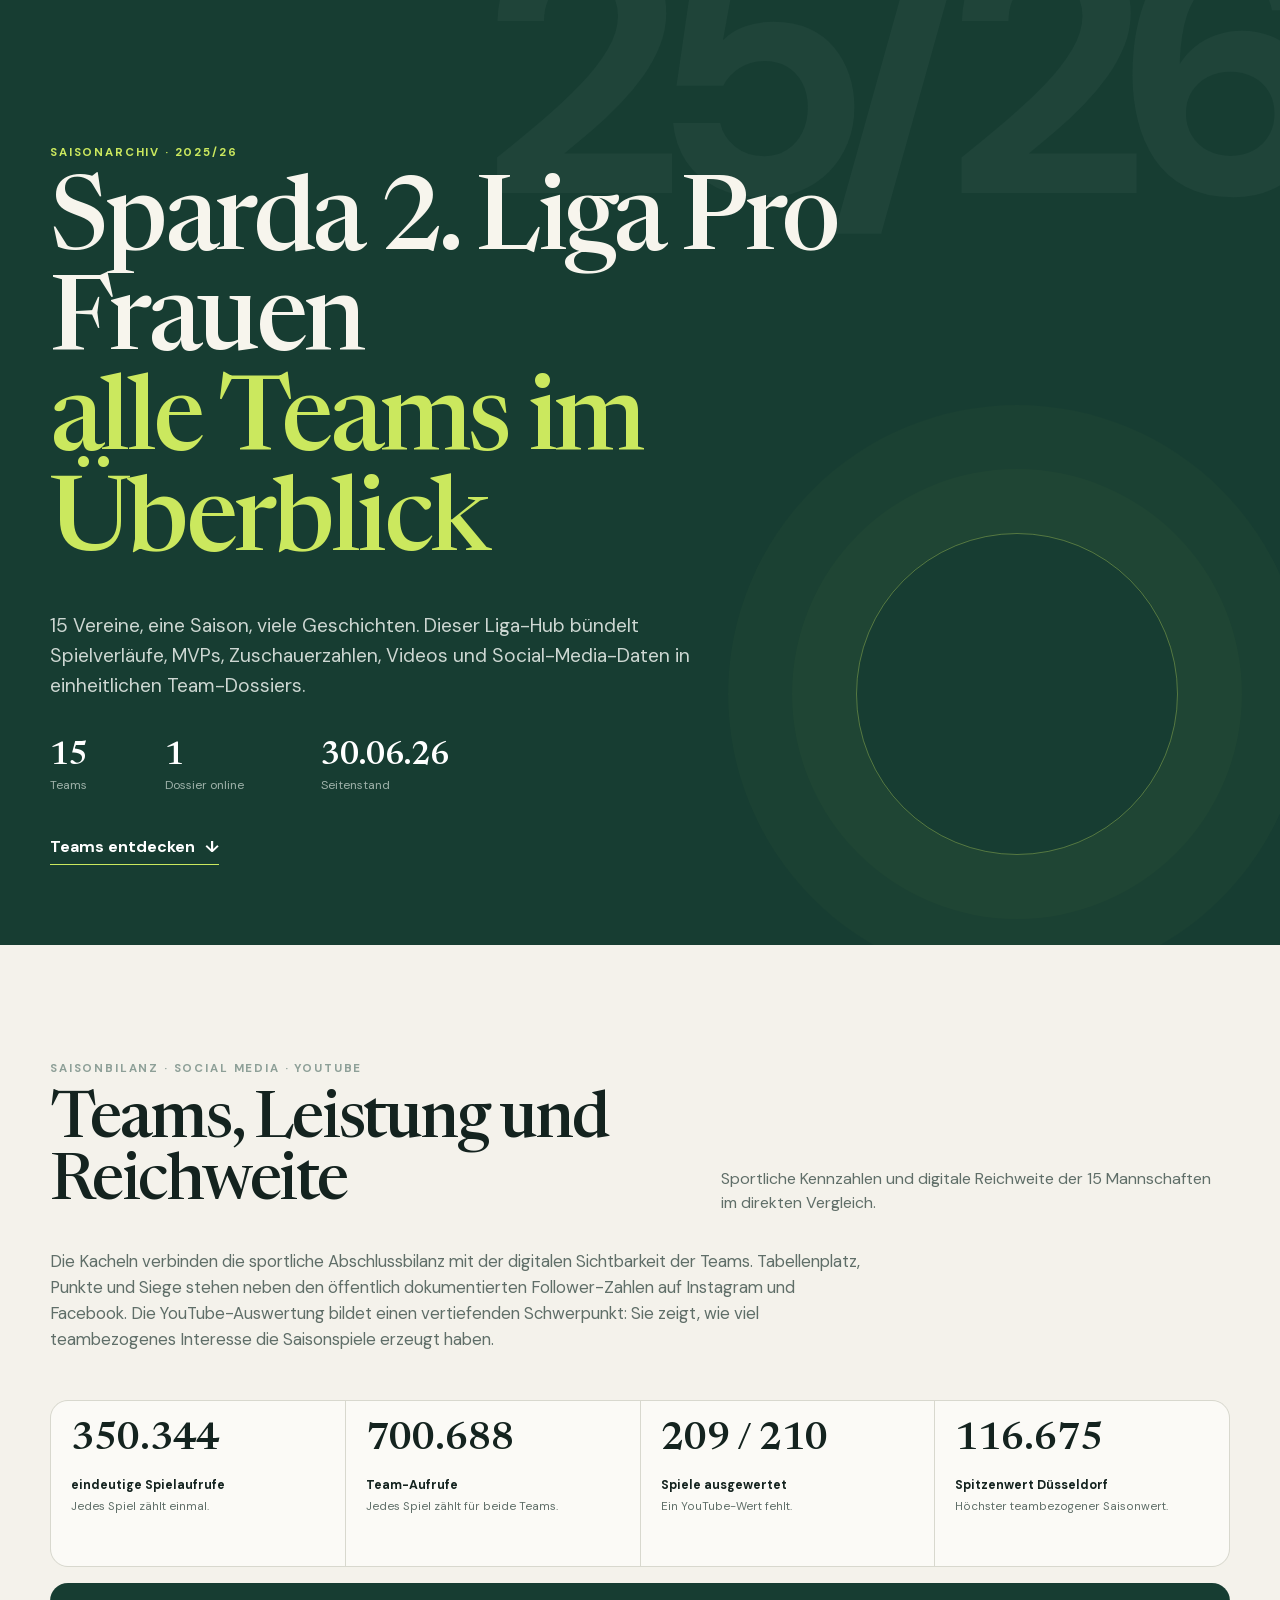
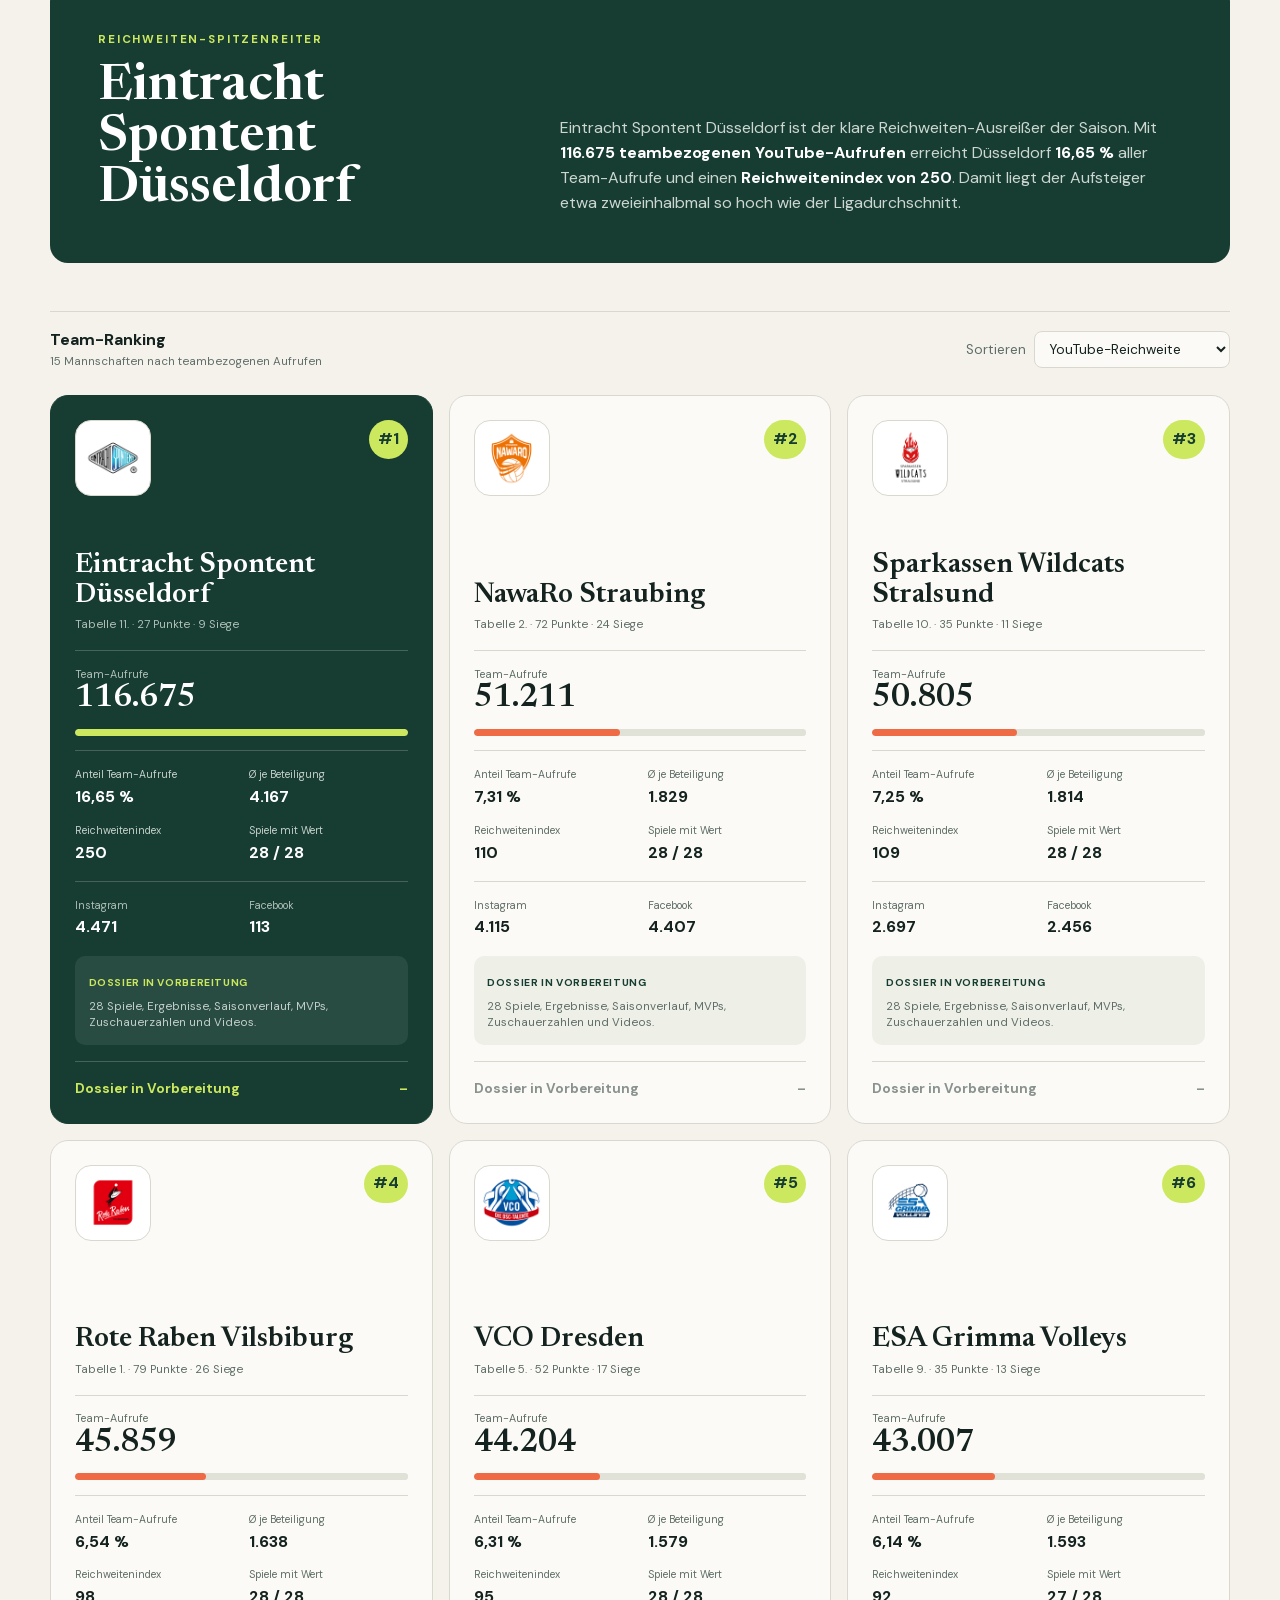
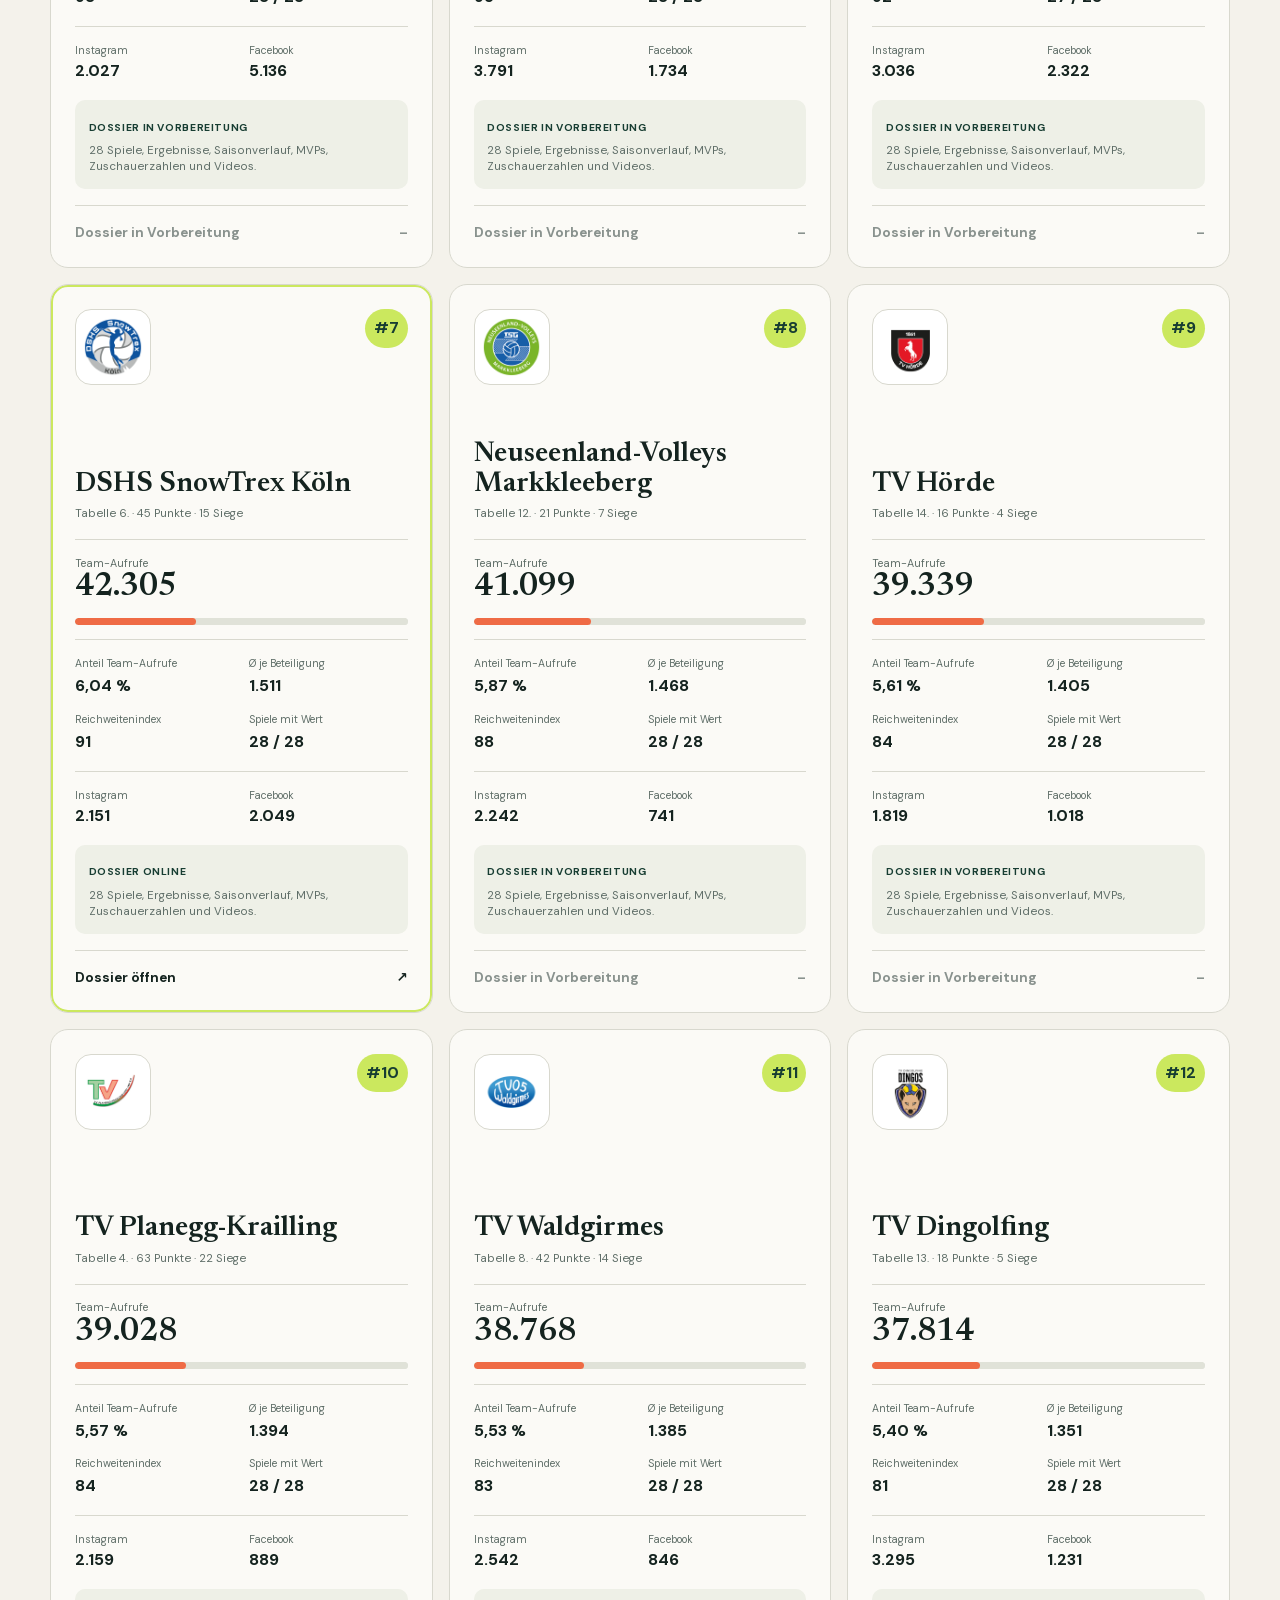
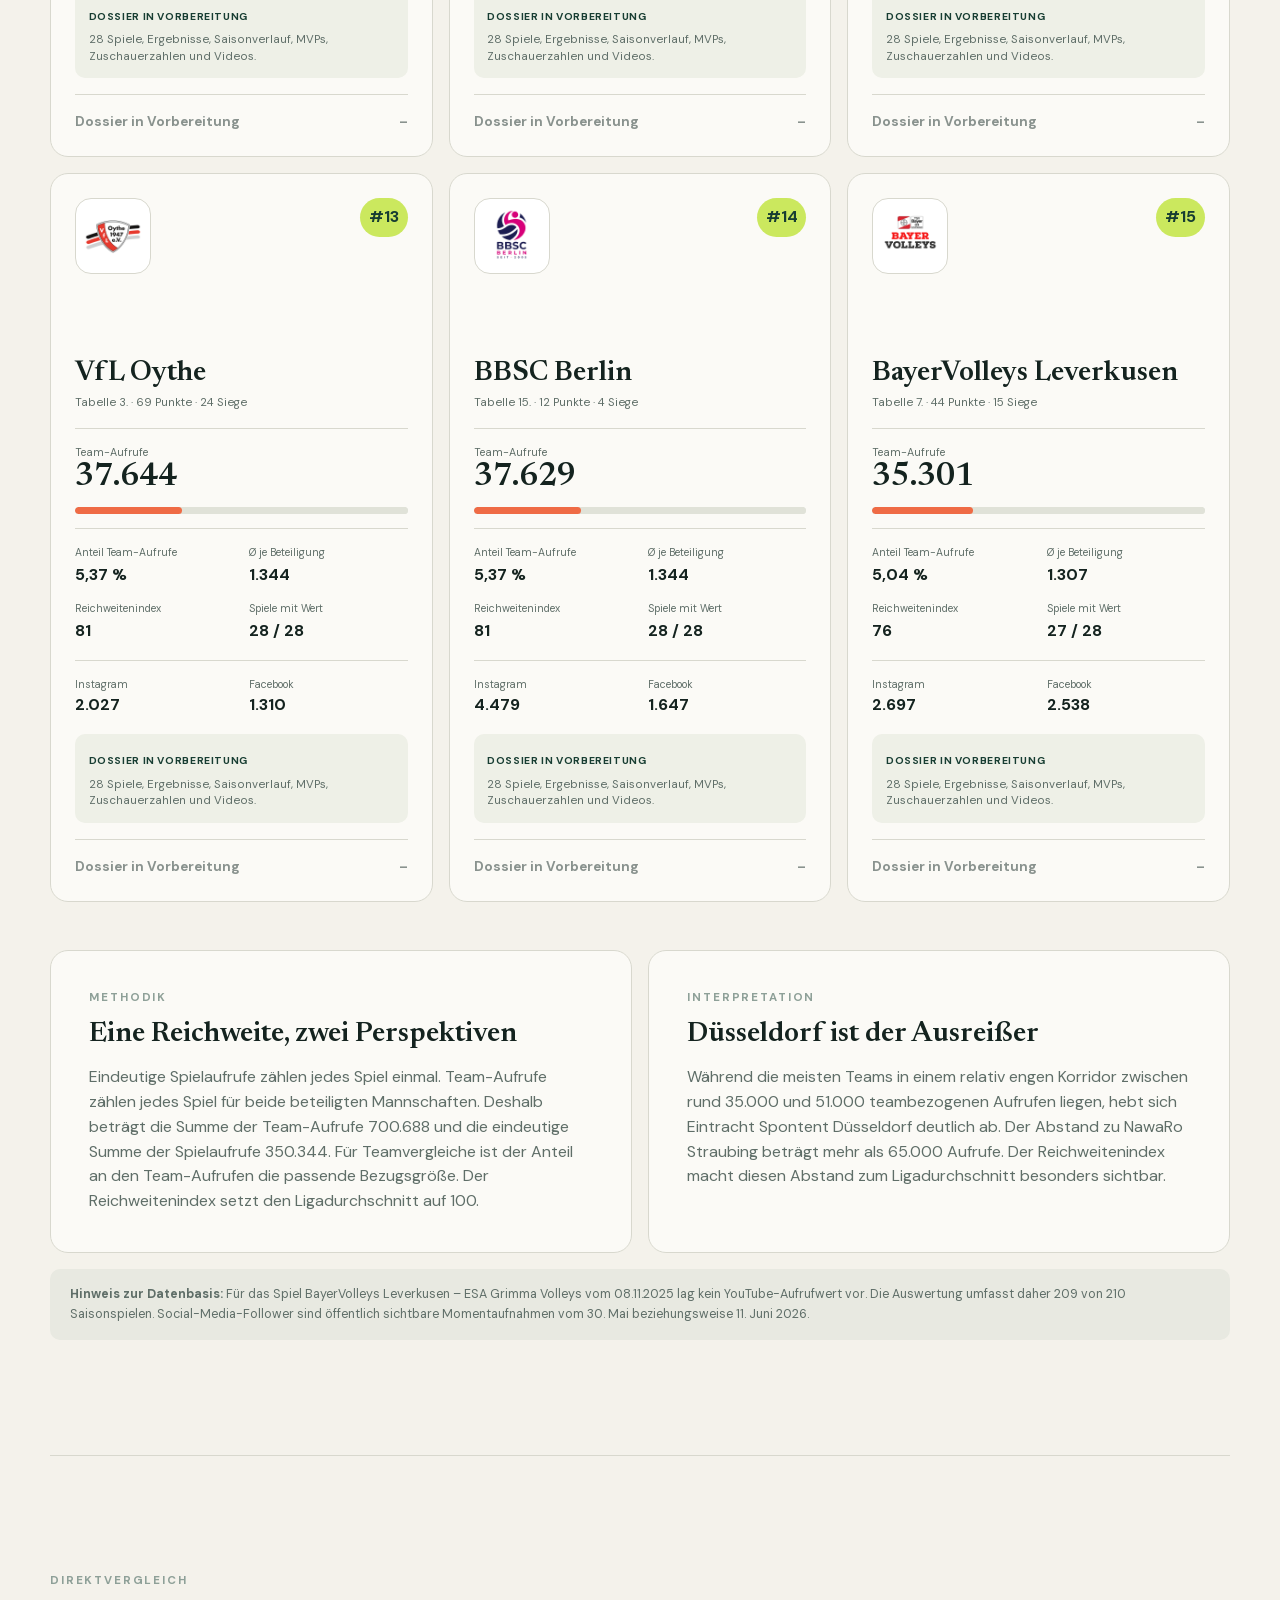
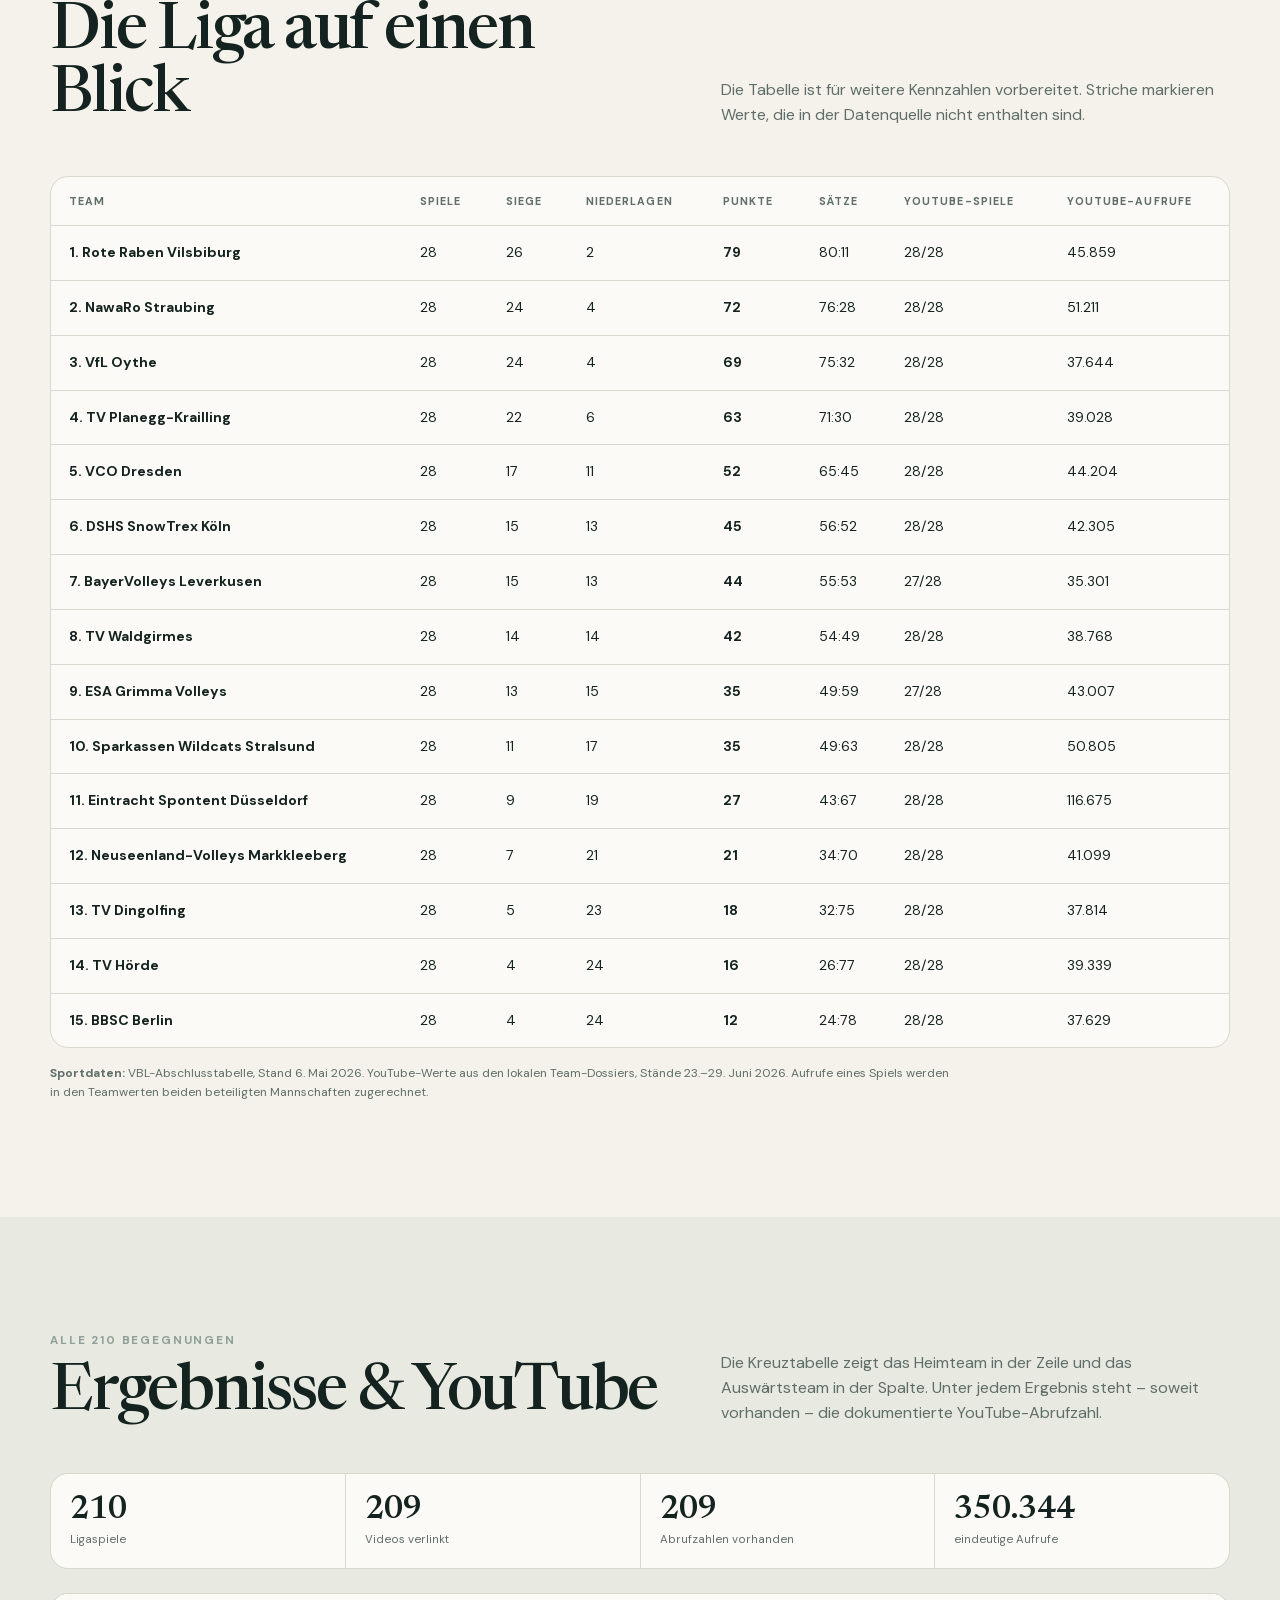
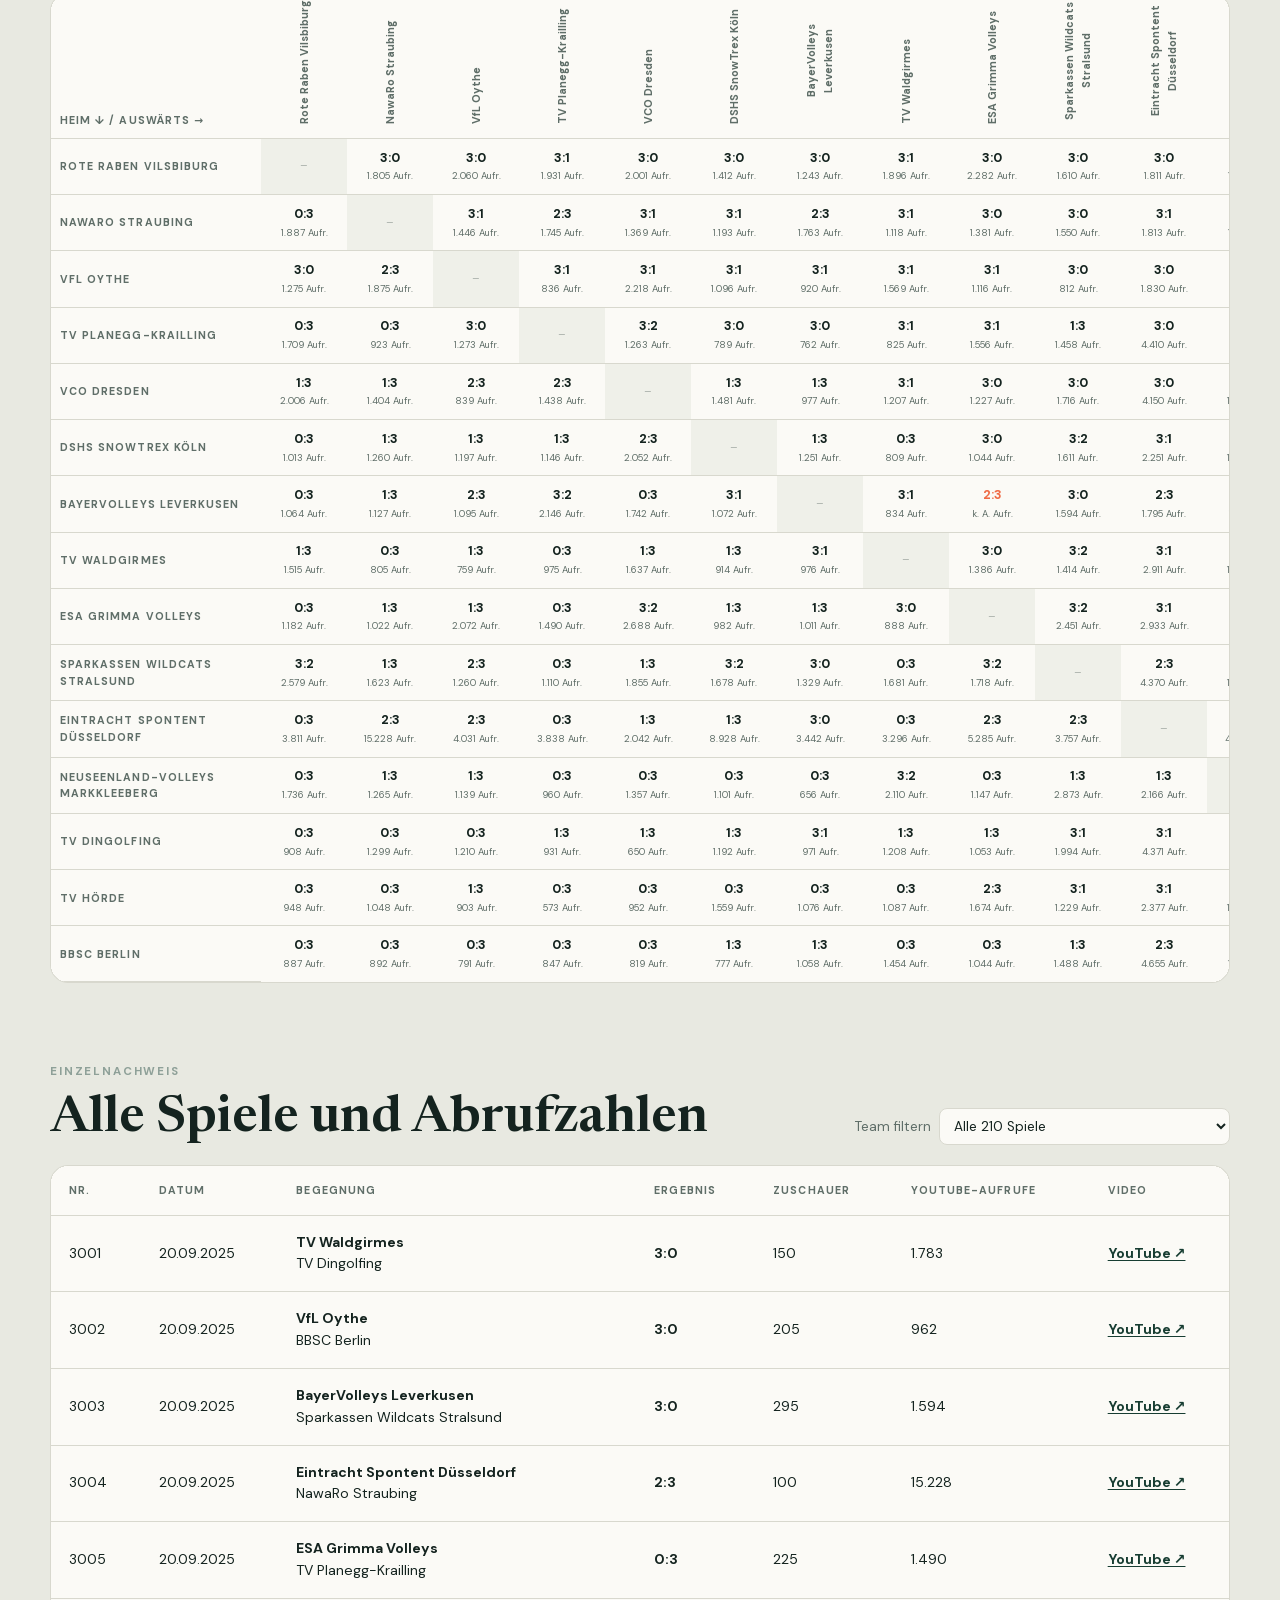
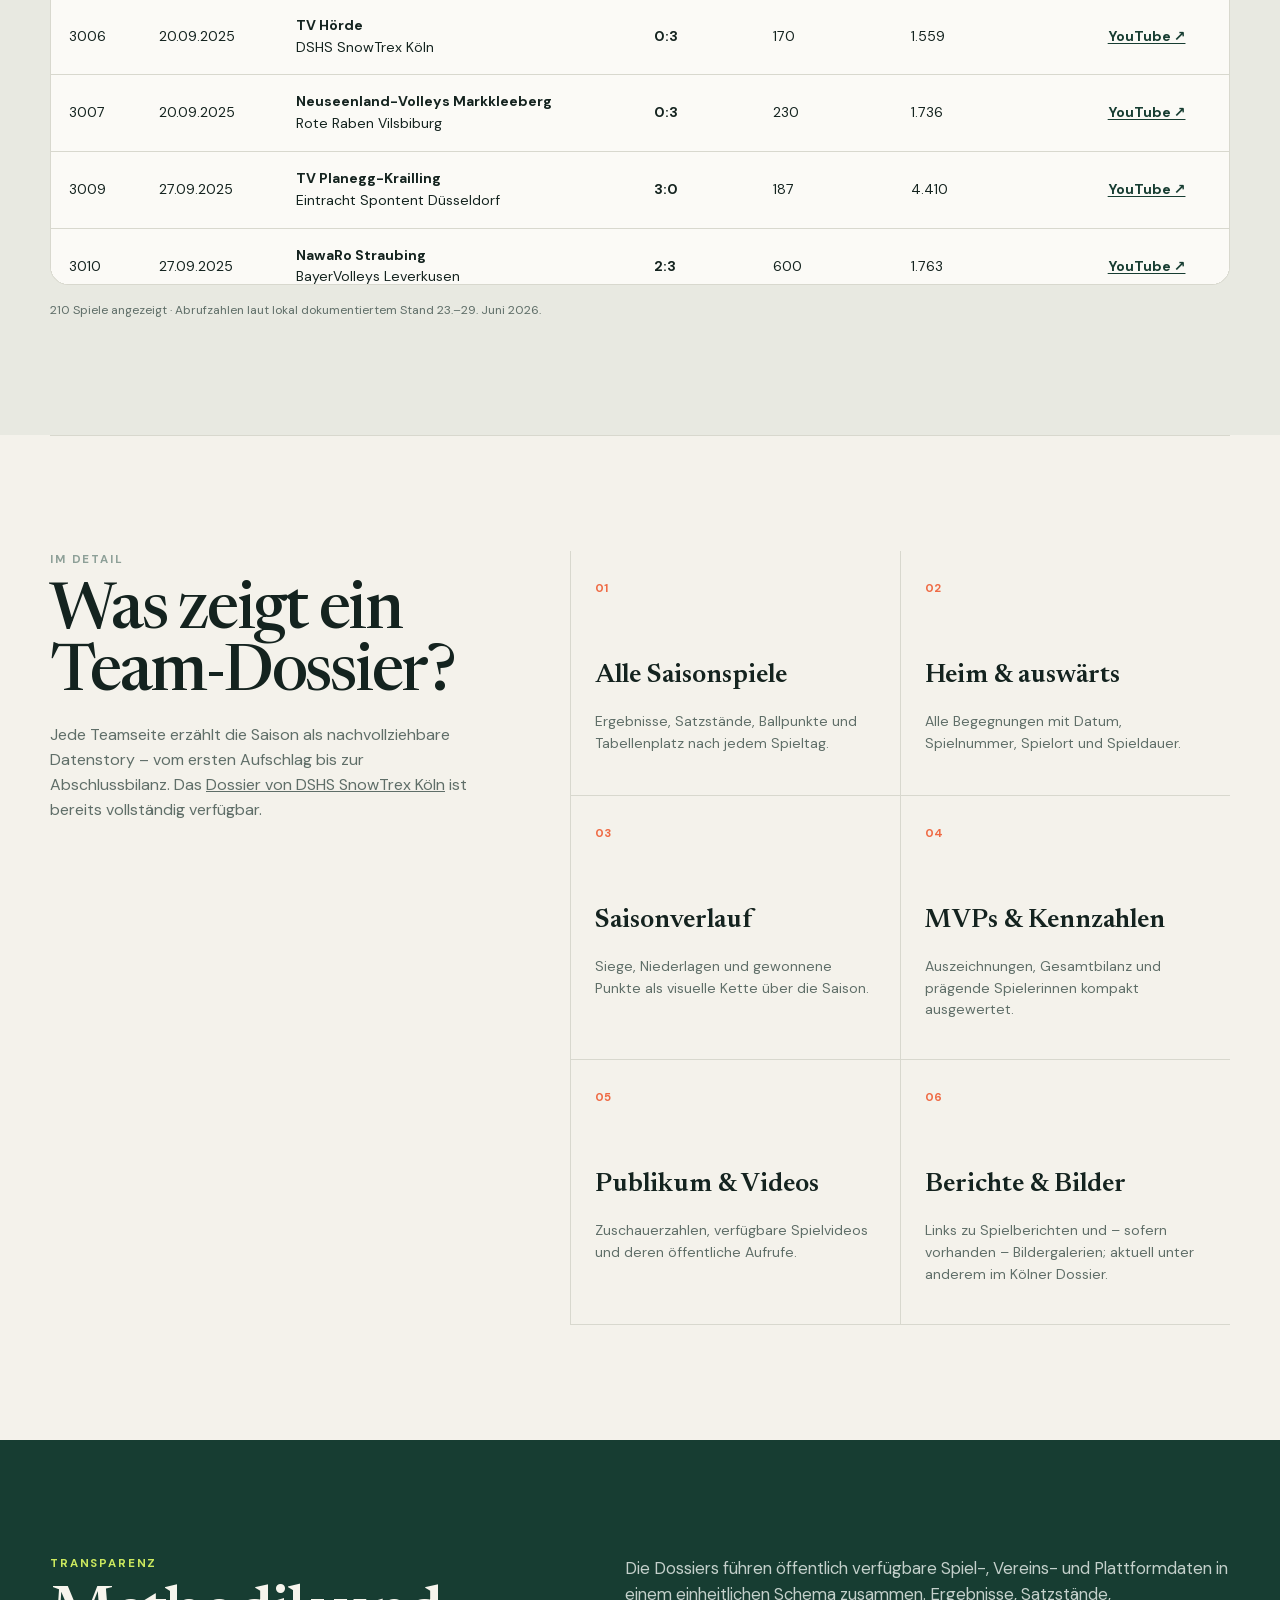
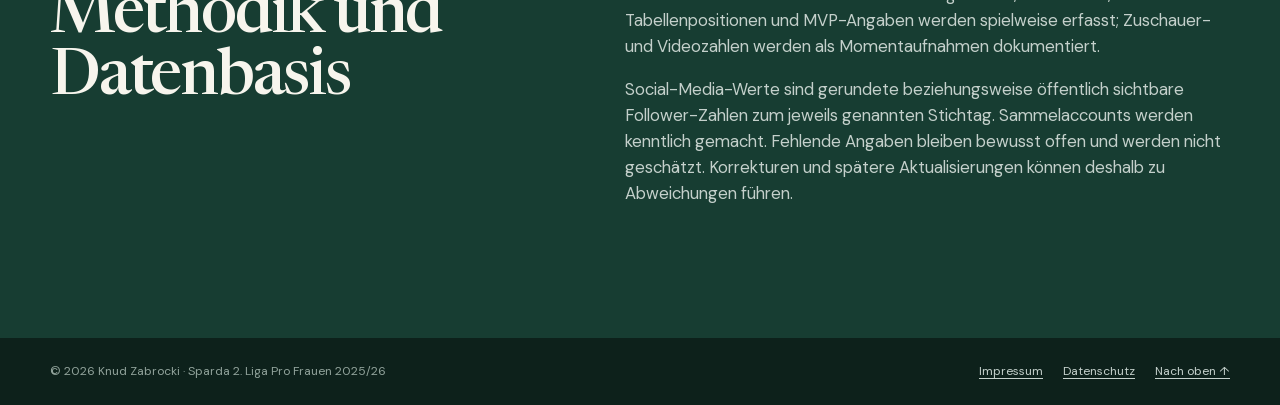
<file: index.html>
<!doctype html>
<html lang="de">
<head>
  <meta charset="utf-8">
  <meta name="viewport" content="width=device-width, initial-scale=1">
  <meta name="description" content="Alle Teams der Sparda 2. Liga Pro Frauen 2025/26 im Überblick: Team-Dossiers mit Ergebnissen, Saisonverlauf, MVPs, Zuschauerzahlen, Videos und Daten.">
  <meta name="theme-color" content="#12251f">
  <title>Sparda 2. Liga Pro Frauen 2025/26 Teams – der Überblick</title>
  <link rel="stylesheet" href="styles.css?v=20260630-11">
</head>
<body>
  <a class="skip-link" href="#teams">Zu den Teams springen</a>
  <main>
    <header class="hero">
      <div class="hero__inner">
        <p class="eyebrow">Saisonarchiv · 2025/26</p>
        <h1>Sparda 2. Liga Pro Frauen<br><em>alle Teams im Überblick</em></h1>
        <p class="hero__intro">15 Vereine, eine Saison, viele Geschichten. Dieser Liga-Hub bündelt Spielverläufe, MVPs, Zuschauerzahlen, Videos und Social-Media-Daten in einheitlichen Team-Dossiers.</p>
        <div class="hero__meta" aria-label="Umfang des Archivs">
          <div><strong>15</strong><span>Teams</span></div>
          <div><strong>1</strong><span>Dossier online</span></div>
          <div><strong>30.06.26</strong><span>Seitenstand</span></div>
        </div>
        <a class="text-link" href="#teams">Teams entdecken <span aria-hidden="true">↓</span></a>
      </div>
    </header>

    <section class="section teams-section" id="teams" aria-labelledby="teams-title">
      <div class="section-heading">
        <div>
          <p class="eyebrow">Saisonbilanz · Social Media · YouTube</p>
          <h2 id="teams-title">Teams, Leistung und Reichweite</h2>
        </div>
        <p>Sportliche Kennzahlen und digitale Reichweite der 15 Mannschaften im direkten Vergleich.</p>
      </div>

      <p class="teams-intro">Die Kacheln verbinden die sportliche Abschlussbilanz mit der digitalen Sichtbarkeit der Teams. Tabellenplatz, Punkte und Siege stehen neben den öffentlich dokumentierten Follower-Zahlen auf Instagram und Facebook. Die YouTube-Auswertung bildet einen vertiefenden Schwerpunkt: Sie zeigt, wie viel teambezogenes Interesse die Saisonspiele erzeugt haben.</p>

      <div class="reach-kpis" id="reach-kpis" aria-label="Kennzahlen zur YouTube-Auswertung"></div>

      <article class="reach-highlight" id="reach-highlight" aria-labelledby="highlight-title"></article>

      <div class="toolbar" aria-label="Teamansicht steuern">
        <p class="ranking-label"><strong>Team-Ranking</strong><span>15 Mannschaften nach teambezogenen Aufrufen</span></p>
        <label class="sort-label">Sortieren
          <select id="sort-teams">
            <option value="youtubeViews">YouTube-Reichweite</option>
            <option value="name">A–Z</option>
            <option value="rank">Finaler Tabellenplatz</option>
            <option value="points">Punkte</option>
            <option value="instagram">Instagram-Follower</option>
            <option value="facebook">Facebook-Follower</option>
          </select>
        </label>
      </div>

      <div class="team-grid" id="team-grid">
        <!-- Karten werden aus derselben Datenbasis wie die Vergleichstabelle erzeugt. -->
      </div>

      <div class="reach-notes">
        <article>
          <p class="eyebrow">Methodik</p>
          <h3>Eine Reichweite, zwei Perspektiven</h3>
          <p>Eindeutige Spielaufrufe zählen jedes Spiel einmal. Team-Aufrufe zählen jedes Spiel für beide beteiligten Mannschaften. Deshalb beträgt die Summe der Team-Aufrufe 700.688 und die eindeutige Summe der Spielaufrufe 350.344. Für Teamvergleiche ist der Anteil an den Team-Aufrufen die passende Bezugsgröße. Der Reichweitenindex setzt den Ligadurchschnitt auf 100.</p>
        </article>
        <article>
          <p class="eyebrow">Interpretation</p>
          <h3>Düsseldorf ist der Ausreißer</h3>
          <p>Während die meisten Teams in einem relativ engen Korridor zwischen rund 35.000 und 51.000 teambezogenen Aufrufen liegen, hebt sich Eintracht Spontent Düsseldorf deutlich ab. Der Abstand zu NawaRo Straubing beträgt mehr als 65.000 Aufrufe. Der Reichweitenindex macht diesen Abstand zum Ligadurchschnitt besonders sichtbar.</p>
        </article>
      </div>
      <p class="reach-data-note"><strong>Hinweis zur Datenbasis:</strong> Für das Spiel BayerVolleys Leverkusen – ESA Grimma Volleys vom 08.11.2025 lag kein YouTube-Aufrufwert vor. Die Auswertung umfasst daher 209 von 210 Saisonspielen. Social-Media-Follower sind öffentlich sichtbare Momentaufnahmen vom 30. Mai beziehungsweise 11. Juni 2026.</p>
    </section>

    <section class="section comparison" id="vergleich" aria-labelledby="comparison-title">
      <div class="section-heading">
        <div>
          <p class="eyebrow">Direktvergleich</p>
          <h2 id="comparison-title">Die Liga auf einen Blick</h2>
        </div>
        <p>Die Tabelle ist für weitere Kennzahlen vorbereitet. Striche markieren Werte, die in der Datenquelle nicht enthalten sind.</p>
      </div>
      <div class="table-wrap" tabindex="0" role="region" aria-label="Vergleichstabelle, horizontal scrollbar">
        <table>
          <thead>
            <tr>
              <th scope="col">Team</th>
              <th scope="col">Spiele</th>
              <th scope="col">Siege</th>
              <th scope="col">Niederlagen</th>
              <th scope="col">Punkte</th>
              <th scope="col">Sätze</th>
              <th scope="col">YouTube-Spiele</th>
              <th scope="col">YouTube-Aufrufe</th>
            </tr>
          </thead>
          <tbody id="comparison-body"></tbody>
        </table>
      </div>
      <p class="source-note"><strong>Sportdaten:</strong> VBL-Abschlusstabelle, Stand 6. Mai 2026. YouTube-Werte aus den lokalen Team-Dossiers, Stände 23.–29. Juni 2026. Aufrufe eines Spiels werden in den Teamwerten beiden beteiligten Mannschaften zugerechnet.</p>
    </section>

    <section class="data-section" id="kreuztabelle" aria-labelledby="cross-title">
      <div class="data-section__inner">
        <div class="section-heading">
          <div>
            <p class="eyebrow">Alle 210 Begegnungen</p>
            <h2 id="cross-title">Ergebnisse & YouTube</h2>
          </div>
          <p>Die Kreuztabelle zeigt das Heimteam in der Zeile und das Auswärtsteam in der Spalte. Unter jedem Ergebnis steht – soweit vorhanden – die dokumentierte YouTube-Abrufzahl.</p>
        </div>
        <div class="coverage-grid" id="coverage-grid" aria-label="Datenabdeckung"></div>
        <div class="table-wrap cross-wrap" tabindex="0" role="region" aria-label="Kreuztabelle der Saison, horizontal scrollbar">
          <table class="cross-table" id="cross-table"></table>
        </div>

        <div class="matches-heading">
          <div>
            <p class="eyebrow">Einzelnachweis</p>
            <h3>Alle Spiele und Abrufzahlen</h3>
          </div>
          <label class="sort-label">Team filtern
            <select id="match-team-filter"><option value="all">Alle 210 Spiele</option></select>
          </label>
        </div>
        <div class="table-wrap matches-wrap" tabindex="0" role="region" aria-label="Liste aller Spiele und YouTube-Aufrufe">
          <table>
            <thead><tr><th>Nr.</th><th>Datum</th><th>Begegnung</th><th>Ergebnis</th><th>Zuschauer</th><th>YouTube-Aufrufe</th><th>Video</th></tr></thead>
            <tbody id="matches-body"></tbody>
          </table>
        </div>
        <p class="source-note" id="matches-note"></p>
      </div>
    </section>

    <section class="section dossier" id="dossier" aria-labelledby="dossier-title">
      <div class="dossier__lead">
        <p class="eyebrow">Im Detail</p>
        <h2 id="dossier-title">Was zeigt ein Team-Dossier?</h2>
        <p>Jede Teamseite erzählt die Saison als nachvollziehbare Datenstory – vom ersten Aufschlag bis zur Abschlussbilanz. Das <a href="https://knud-zabrocki.de/dshs-snowtrex-2025-26/">Dossier von DSHS SnowTrex Köln</a> ist bereits vollständig verfügbar.</p>
      </div>
      <div class="feature-grid">
        <article><span>01</span><h3>Alle Saisonspiele</h3><p>Ergebnisse, Satzstände, Ballpunkte und Tabellenplatz nach jedem Spieltag.</p></article>
        <article><span>02</span><h3>Heim & auswärts</h3><p>Alle Begegnungen mit Datum, Spielnummer, Spielort und Spieldauer.</p></article>
        <article><span>03</span><h3>Saisonverlauf</h3><p>Siege, Niederlagen und gewonnene Punkte als visuelle Kette über die Saison.</p></article>
        <article><span>04</span><h3>MVPs & Kennzahlen</h3><p>Auszeichnungen, Gesamtbilanz und prägende Spielerinnen kompakt ausgewertet.</p></article>
        <article><span>05</span><h3>Publikum & Videos</h3><p>Zuschauerzahlen, verfügbare Spielvideos und deren öffentliche Aufrufe.</p></article>
        <article><span>06</span><h3>Berichte & Bilder</h3><p>Links zu Spielberichten und – sofern vorhanden – Bildergalerien; aktuell unter anderem im Kölner Dossier.</p></article>
      </div>
    </section>

    <section class="method" id="methodik" aria-labelledby="method-title">
      <div class="method__inner">
        <div>
          <p class="eyebrow">Transparenz</p>
          <h2 id="method-title">Methodik und Datenbasis</h2>
        </div>
        <div class="method__copy">
          <p>Die Dossiers führen öffentlich verfügbare Spiel-, Vereins- und Plattformdaten in einem einheitlichen Schema zusammen. Ergebnisse, Satzstände, Tabellenpositionen und MVP-Angaben werden spielweise erfasst; Zuschauer- und Videozahlen werden als Momentaufnahmen dokumentiert.</p>
          <p>Social-Media-Werte sind gerundete beziehungsweise öffentlich sichtbare Follower-Zahlen zum jeweils genannten Stichtag. Sammelaccounts werden kenntlich gemacht. Fehlende Angaben bleiben bewusst offen und werden nicht geschätzt. Korrekturen und spätere Aktualisierungen können deshalb zu Abweichungen führen.</p>
        </div>
      </div>
    </section>
  </main>

  <footer>
    <p>© 2026 Knud Zabrocki · Sparda 2. Liga Pro Frauen 2025/26</p>
    <nav aria-label="Rechtliche Hinweise und Seitennavigation">
      <a href="https://knud-zabrocki.de/impressum/">Impressum</a>
      <a href="https://knud-zabrocki.de/datenschutz/">Datenschutz</a>
      <a href="#">Nach oben ↑</a>
    </nav>
  </footer>
  <script src="league-data.js?v=20260630-11"></script>
  <script src="script.js?v=20260630-11"></script>
</body>
</html>
</file>
<file: styles.css>
@font-face {
  font-family: "DM Sans";
  src: url("assets/fonts/dm-sans-latin-ext.woff2") format("woff2");
  font-style: normal;
  font-weight: 400 700;
  font-display: swap;
  unicode-range: U+0100-02BA, U+02BD-02C5, U+02C7-02CC, U+02CE-02D7, U+02DD-02FF, U+0304, U+0308, U+0329, U+1D00-1DBF, U+1E00-1E9F, U+1EF2-1EFF, U+2020, U+20A0-20AB, U+20AD-20C0, U+2113, U+2C60-2C7F, U+A720-A7FF;
}

@font-face {
  font-family: "DM Sans";
  src: url("assets/fonts/dm-sans-latin.woff2") format("woff2");
  font-style: normal;
  font-weight: 400 700;
  font-display: swap;
  unicode-range: U+0000-00FF, U+0131, U+0152-0153, U+02BB-02BC, U+02C6, U+02DA, U+02DC, U+0304, U+0308, U+0329, U+2000-206F, U+20AC, U+2122, U+2191, U+2193, U+2212, U+2215, U+FEFF, U+FFFD;
}

@font-face {
  font-family: "Newsreader";
  src: url("assets/fonts/newsreader-latin-ext.woff2") format("woff2");
  font-style: normal;
  font-weight: 500 600;
  font-display: swap;
  unicode-range: U+0100-02BA, U+02BD-02C5, U+02C7-02CC, U+02CE-02D7, U+02DD-02FF, U+0304, U+0308, U+0329, U+1D00-1DBF, U+1E00-1E9F, U+1EF2-1EFF, U+2020, U+20A0-20AB, U+20AD-20C0, U+2113, U+2C60-2C7F, U+A720-A7FF;
}

@font-face {
  font-family: "Newsreader";
  src: url("assets/fonts/newsreader-latin.woff2") format("woff2");
  font-style: normal;
  font-weight: 500 600;
  font-display: swap;
  unicode-range: U+0000-00FF, U+0131, U+0152-0153, U+02BB-02BC, U+02C6, U+02DA, U+02DC, U+0304, U+0308, U+0329, U+2000-206F, U+20AC, U+2122, U+2191, U+2193, U+2212, U+2215, U+FEFF, U+FFFD;
}

:root {
  --ink: #14231f;
  --muted: #5f6e68;
  --paper: #f4f2eb;
  --card: #fbfaf6;
  --line: #d8d8ce;
  --forest: #173d32;
  --lime: #cbe85e;
  --orange: #ef6b45;
  --radius: 18px;
}

* { box-sizing: border-box; }
html { scroll-behavior: smooth; }
body { margin: 0; color: var(--ink); background: var(--paper); font-family: "DM Sans", system-ui, sans-serif; line-height: 1.55; }
a { color: inherit; }
button, select { font: inherit; }
.skip-link { position: fixed; left: 1rem; top: -5rem; z-index: 10; padding: .65rem 1rem; background: var(--lime); color: var(--ink); border-radius: 8px; font-weight: 700; }
.skip-link:focus { top: 1rem; }

.hero { min-height: 86vh; color: #f7f5ed; background: var(--forest); display: grid; align-items: end; overflow: hidden; position: relative; }
.hero::before { content: "25/26"; position: absolute; right: -2vw; top: -12vh; color: rgba(255,255,255,.035); font-size: clamp(10rem, 28vw, 28rem); font-weight: 700; letter-spacing: -.1em; line-height: 1; }
.hero::after { content: ""; width: 20rem; height: 20rem; border: 1px solid rgba(203,232,94,.35); border-radius: 50%; position: absolute; right: 8vw; bottom: 10vh; box-shadow: 0 0 0 4rem rgba(203,232,94,.025), 0 0 0 8rem rgba(203,232,94,.02); }
.hero__inner { width: min(1180px, calc(100% - 2.5rem)); margin: 0 auto; padding: 9rem 0 5rem; position: relative; z-index: 1; }
.eyebrow { margin: 0 0 .8rem; color: #8ea098; font-size: .72rem; font-weight: 700; letter-spacing: .16em; text-transform: uppercase; }
.hero .eyebrow { color: var(--lime); }
h1, h2 { font-family: "Newsreader", Georgia, serif; font-weight: 500; letter-spacing: -.035em; line-height: .98; }
h1 { max-width: 950px; margin: 0; font-size: clamp(3.4rem, 8vw, 7.8rem); }
h1 em { color: var(--lime); font-style: normal; }
.hero__intro { max-width: 670px; margin: 2.2rem 0; color: #cdd7d2; font-size: clamp(1rem, 1.5vw, 1.25rem); }
.hero__meta { display: flex; gap: clamp(2rem, 6vw, 5rem); margin: 2.5rem 0; }
.hero__meta div { display: grid; }
.hero__meta strong { font-family: "Newsreader", serif; color: white; font-size: 2rem; line-height: 1; }
.hero__meta span { color: #9eb1a9; font-size: .75rem; margin-top: .25rem; }
.text-link { display: inline-flex; gap: .6rem; align-items: center; color: white; text-decoration: none; font-weight: 700; border-bottom: 1px solid var(--lime); padding-bottom: .25rem; }

.section { width: min(1180px, calc(100% - 2.5rem)); margin: 0 auto; padding: clamp(5rem, 9vw, 9rem) 0; }
.section-heading { display: grid; grid-template-columns: 1.1fr .9fr; gap: 3rem; align-items: end; margin-bottom: 3rem; }
h2 { margin: 0; font-size: clamp(2.6rem, 5vw, 5rem); }
.section-heading > p { max-width: 520px; margin: 0; color: var(--muted); }
.teams-intro { max-width: 820px; margin: -1rem 0 3rem; color: var(--muted); font-size: 1.05rem; }
.reach-kpis { display: grid; grid-template-columns: repeat(4, 1fr); gap: 1px; margin-bottom: 1rem; overflow: hidden; background: var(--line); border: 1px solid var(--line); border-radius: var(--radius); }
.reach-kpis article { min-height: 165px; padding: 1.25rem; background: var(--card); }
.reach-kpis strong { display: block; font-family: "Newsreader", serif; font-size: clamp(1.8rem, 3vw, 2.8rem); line-height: 1; font-variant-numeric: tabular-nums; }
.reach-kpis h3 { margin: 1rem 0 .2rem; font-size: .78rem; }
.reach-kpis p { margin: 0; color: var(--muted); font-size: .72rem; }
.reach-highlight { display: grid; grid-template-columns: .8fr 1.2fr; gap: 3rem; align-items: end; margin: 1rem 0 3rem; padding: clamp(1.5rem, 4vw, 3rem); color: white; background: var(--forest); border-radius: var(--radius); }
.reach-highlight .eyebrow { color: var(--lime); }
.reach-highlight h3 { margin: 0; font-family: "Newsreader", serif; font-size: clamp(2rem, 4vw, 3.5rem); line-height: 1; }
.reach-highlight > p { margin: 0; color: #cdd7d2; }
.reach-highlight strong { color: white; }
.toolbar { display: flex; justify-content: space-between; align-items: center; gap: 1rem; border-top: 1px solid var(--line); padding: 1rem 0 1.5rem; }
.ranking-label { display: grid; margin: 0; }
.ranking-label span { color: var(--muted); font-size: .72rem; }
.filters { display: flex; flex-wrap: wrap; gap: .55rem; }
.chip { border: 1px solid var(--line); background: transparent; border-radius: 999px; padding: .55rem .9rem; cursor: pointer; color: var(--muted); }
.chip:hover, .chip:focus-visible, .chip.is-active { background: var(--ink); color: white; border-color: var(--ink); }
.sort-label { display: flex; gap: .5rem; align-items: center; color: var(--muted); font-size: .85rem; }
select { border: 1px solid var(--line); border-radius: 8px; background: var(--card); padding: .5rem 2rem .5rem .65rem; color: var(--ink); }

.team-grid { display: grid; grid-template-columns: repeat(3, minmax(0, 1fr)); gap: 1rem; }
.team-card { min-height: 690px; padding: 1.5rem; background: var(--card); border: 1px solid var(--line); border-radius: var(--radius); display: flex; flex-direction: column; transition: transform .2s, box-shadow .2s; }
.team-card:hover { transform: translateY(-4px); box-shadow: 0 16px 35px rgba(20,35,31,.08); }
.reach-card.is-reach-leader { color: white; background: var(--forest); border-color: var(--forest); }
.reach-card.is-home-team { box-shadow: inset 0 0 0 2px var(--lime); }
.team-card.is-online { background: var(--forest); color: white; border-color: var(--forest); }
.card-top { display: flex; justify-content: space-between; align-items: flex-start; gap: 1rem; }
.team-logo { width: 4.75rem; height: 4.75rem; display: grid; place-items: center; padding: .45rem; border-radius: 16px; background: white; border: 1px solid var(--line); }
.team-logo img { display: block; width: 100%; height: 100%; object-fit: contain; }
.monogram { width: 3rem; height: 3rem; place-items: center; border-radius: 50%; background: #e9eadf; font-family: "Newsreader", serif; font-weight: 600; }
.monogram:not([hidden]) { display: grid; }
.is-online .monogram { background: var(--lime); color: var(--ink); }
.is-online .team-logo { border-color: rgba(255,255,255,.25); }
.status { padding: .3rem .55rem; border-radius: 999px; background: #e8e9e1; color: var(--muted); font-size: .68rem; font-weight: 700; }
.reach-rank { display: grid; place-items: center; min-width: 2.4rem; height: 2.4rem; padding: 0 .55rem; border-radius: 999px; color: var(--forest); background: var(--lime); font-weight: 700; font-variant-numeric: tabular-nums; }
.is-online .status { color: var(--ink); background: var(--lime); }
.team-card h3 { min-height: 3.15em; margin: 1.6rem 0 .4rem; display: flex; align-items: flex-end; font-family: "Newsreader", serif; font-size: 1.75rem; line-height: 1.05; }
.standing-line { margin: 0 0 1rem; color: var(--muted); font-size: .72rem; }
.is-reach-leader .standing-line { color: #aebfb8; }
.reach-primary { display: grid; padding-top: .9rem; border-top: 1px solid var(--line); color: var(--muted); font-size: .68rem; }
.reach-primary strong { color: var(--ink); font-family: "Newsreader", serif; font-size: 2rem; line-height: 1; font-variant-numeric: tabular-nums; }
.is-reach-leader .reach-primary { color: #aebfb8; border-color: rgba(255,255,255,.2); }
.is-reach-leader .reach-primary strong { color: white; }
.reach-bar { width: 100%; height: 7px; margin: .9rem 0; overflow: hidden; border: 0; border-radius: 999px; background: #e0e2d8; appearance: none; }
.reach-bar::-webkit-progress-bar { background: #e0e2d8; border-radius: 999px; }
.reach-bar::-webkit-progress-value { background: var(--orange); border-radius: 999px; }
.reach-bar::-moz-progress-bar { background: var(--orange); border-radius: 999px; }
.is-reach-leader .reach-bar { background: rgba(255,255,255,.15); }
.is-reach-leader .reach-bar::-webkit-progress-bar { background: rgba(255,255,255,.15); }
.is-reach-leader .reach-bar::-webkit-progress-value { background: var(--lime); }
.is-reach-leader .reach-bar::-moz-progress-bar { background: var(--lime); }
.card-stats { display: grid; grid-template-columns: 1fr 1fr; gap: .8rem 1rem; padding: 1rem 0; border-top: 1px solid var(--line); border-bottom: 1px solid var(--line); color: var(--muted); font-size: .66rem; }
.card-stats strong { display: block; margin-top: .1rem; color: var(--ink); font-size: 1rem; font-variant-numeric: tabular-nums; }
.is-online .card-stats { border-color: rgba(255,255,255,.2); color: #aebfb8; }
.is-online .card-stats strong { color: white; }
.is-reach-leader .card-stats { color: #c4d0cb; border-color: rgba(255,255,255,.2); }
.is-reach-leader .card-stats strong { color: white; }
.social-row { display: flex; gap: 1.5rem; margin-bottom: 1.5rem; padding-top: 1rem; color: var(--muted); font-size: .75rem; }
.is-online .social-row { color: #aebfb8; }
.social-row strong { display: block; color: var(--ink); font-size: 1rem; font-variant-numeric: tabular-nums; }
.is-online .social-row strong { color: white; }
.card-action { margin-top: auto; display: flex; justify-content: space-between; align-items: center; text-decoration: none; border-top: 1px solid var(--line); padding-top: 1rem; font-weight: 700; font-size: .85rem; }
.is-online .card-action { border-color: rgba(255,255,255,.2); color: var(--lime); }
.card-action[aria-disabled="true"] { color: #89928e; cursor: not-allowed; }
.is-reach-leader .card-action { color: var(--lime); border-color: rgba(255,255,255,.2); }
.platform-stats { display: grid; grid-template-columns: 1fr 1fr; gap: 1rem; padding: 1rem 0; color: var(--muted); font-size: .66rem; }
.platform-stats strong { display: block; color: var(--ink); font-size: 1rem; font-variant-numeric: tabular-nums; }
.is-reach-leader .platform-stats { color: #aebfb8; }
.is-reach-leader .platform-stats strong { color: white; }
.dossier-summary { margin-bottom: 1rem; padding: .85rem; background: #eef0e7; border-radius: 10px; }
.dossier-summary span { color: var(--forest); font-size: .65rem; font-weight: 700; letter-spacing: .06em; text-transform: uppercase; }
.dossier-summary p { margin: .3rem 0 0; color: var(--muted); font-size: .72rem; line-height: 1.4; }
.is-reach-leader .dossier-summary { background: rgba(255,255,255,.08); }
.is-reach-leader .dossier-summary span { color: var(--lime); }
.is-reach-leader .dossier-summary p { color: #c4d0cb; }
.reach-notes { display: grid; grid-template-columns: 1fr 1fr; gap: 1rem; margin-top: 3rem; }
.reach-notes article { padding: clamp(1.5rem, 3vw, 2.5rem); background: var(--card); border: 1px solid var(--line); border-radius: var(--radius); }
.reach-notes h3 { margin: 0 0 1rem; font-family: "Newsreader", serif; font-size: 1.75rem; line-height: 1.05; }
.reach-notes p:last-child { margin-bottom: 0; color: var(--muted); }
.reach-data-note { margin: 1rem 0 0; padding: 1rem 1.25rem; color: var(--muted); background: #e8e9e1; border-radius: 10px; font-size: .78rem; }

.comparison { border-top: 1px solid var(--line); }
.table-wrap { overflow-x: auto; border: 1px solid var(--line); border-radius: var(--radius); background: var(--card); }
table { width: 100%; min-width: 850px; border-collapse: collapse; font-size: .88rem; }
th, td { padding: 1rem 1.1rem; text-align: left; border-bottom: 1px solid var(--line); }
th { color: var(--muted); font-size: .67rem; letter-spacing: .1em; text-transform: uppercase; }
tbody tr:last-child td { border-bottom: 0; }
tbody tr:hover { background: #f0f1e8; }
.table-status { display: inline-block; padding: .25rem .5rem; border-radius: 999px; background: #e8e9e1; font-size: .68rem; }
.table-status.online { background: var(--lime); }
.source-note { color: var(--muted); font-size: .75rem; margin: 1rem 0 0; max-width: 900px; }

.data-section { background: #e8e9e1; }
.data-section__inner { width: min(1180px, calc(100% - 2.5rem)); margin: 0 auto; padding: clamp(5rem, 9vw, 9rem) 0; }
.coverage-grid { display: grid; grid-template-columns: repeat(4, 1fr); gap: 1px; margin-bottom: 1.5rem; background: var(--line); border: 1px solid var(--line); border-radius: var(--radius); overflow: hidden; }
.coverage-item { background: var(--card); padding: 1.2rem; display: grid; }
.coverage-item strong { font-family: "Newsreader", serif; font-size: 2rem; line-height: 1; }
.coverage-item span { color: var(--muted); font-size: .72rem; margin-top: .35rem; }
.cross-wrap { background: var(--card); }
.cross-table { min-width: 1500px; font-size: .72rem; }
.cross-table th, .cross-table td { padding: .55rem; text-align: center; min-width: 86px; }
.cross-table th:first-child { position: sticky; left: 0; z-index: 2; min-width: 155px; text-align: left; background: var(--card); }
.cross-table thead th { vertical-align: bottom; height: 140px; }
.cross-table thead th:not(:first-child) span { display: inline-block; writing-mode: vertical-rl; transform: rotate(180deg); text-transform: none; letter-spacing: 0; font-size: .68rem; }
.cross-table td strong { display: block; font-size: .8rem; }
.cross-table td small { color: var(--muted); }
.cross-table .self-cell { color: #a8afa9; background: #eff0e9; }
.cross-table .missing-cell { color: var(--orange); }
.matches-heading { display: flex; justify-content: space-between; align-items: end; gap: 2rem; margin: 5rem 0 1.25rem; }
.matches-heading h3 { margin: 0; font-family: "Newsreader", serif; font-size: clamp(2rem, 4vw, 3.5rem); line-height: 1; }
.matches-wrap { max-height: 720px; }
.matches-wrap thead { position: sticky; top: 0; background: var(--card); z-index: 2; }
.video-link { color: var(--forest); font-weight: 700; text-underline-offset: 2px; }
.missing-value { color: var(--orange); }

.dossier { display: grid; grid-template-columns: .8fr 1.2fr; gap: 5rem; border-top: 1px solid var(--line); }
.dossier__lead { position: sticky; top: 2rem; align-self: start; }
.dossier__lead p:last-child { color: var(--muted); max-width: 420px; }
.feature-grid { display: grid; grid-template-columns: 1fr 1fr; }
.feature-grid article { min-height: 245px; padding: 1.5rem; border-left: 1px solid var(--line); border-bottom: 1px solid var(--line); }
.feature-grid span { color: var(--orange); font-size: .72rem; font-weight: 700; }
.feature-grid h3 { margin: 3.5rem 0 .6rem; font-family: "Newsreader", serif; font-size: 1.65rem; }
.feature-grid p { color: var(--muted); font-size: .88rem; }

.method { color: #f7f5ed; background: var(--forest); }
.method__inner { width: min(1180px, calc(100% - 2.5rem)); margin: 0 auto; padding: clamp(5rem, 9vw, 9rem) 0; display: grid; grid-template-columns: .9fr 1.1fr; gap: 5rem; }
.method .eyebrow { color: var(--lime); }
.method__copy { color: #c4d0cb; font-size: 1.05rem; }
.method__copy p:first-child { margin-top: 0; }
footer { display: flex; justify-content: space-between; gap: 2rem; padding: 1.5rem max(1.25rem, calc((100% - 1180px) / 2)); background: #0d211b; color: #91a39b; font-size: .75rem; }
footer p { margin: 0; }
footer nav { display: flex; flex-wrap: wrap; gap: 1.25rem; }
footer a { color: #c5d1cc; text-underline-offset: 3px; }
footer a:hover, footer a:focus-visible { color: white; }

@media (max-width: 850px) {
  .team-grid { grid-template-columns: repeat(2, minmax(0, 1fr)); }
  .section-heading, .dossier, .method__inner { grid-template-columns: 1fr; gap: 2rem; }
  .dossier__lead { position: static; }
  .reach-kpis { grid-template-columns: 1fr 1fr; }
  .reach-highlight { grid-template-columns: 1fr; gap: 1.5rem; }
  .reach-notes { grid-template-columns: 1fr; }
  .coverage-grid { grid-template-columns: 1fr 1fr; }
}
@media (max-width: 580px) {
  .hero { min-height: 760px; }
  .hero__inner, .section, .method__inner { width: min(100% - 1.5rem, 1180px); }
  .data-section__inner { width: min(100% - 1.5rem, 1180px); }
  .hero__meta { gap: 1.5rem; justify-content: space-between; }
  .hero__meta strong { font-size: 1.55rem; }
  .toolbar { align-items: stretch; flex-direction: column; }
  .sort-label { justify-content: space-between; }
  .team-grid, .feature-grid { grid-template-columns: 1fr; }
  .matches-heading { align-items: stretch; flex-direction: column; }
  .team-card { min-height: 670px; }
  .feature-grid article { border-left: 0; }
  footer { flex-direction: column; gap: .75rem; }
}
@media (prefers-reduced-motion: reduce) {
  html { scroll-behavior: auto; }
  *, *::before, *::after { transition: none !important; }
}
</file>
